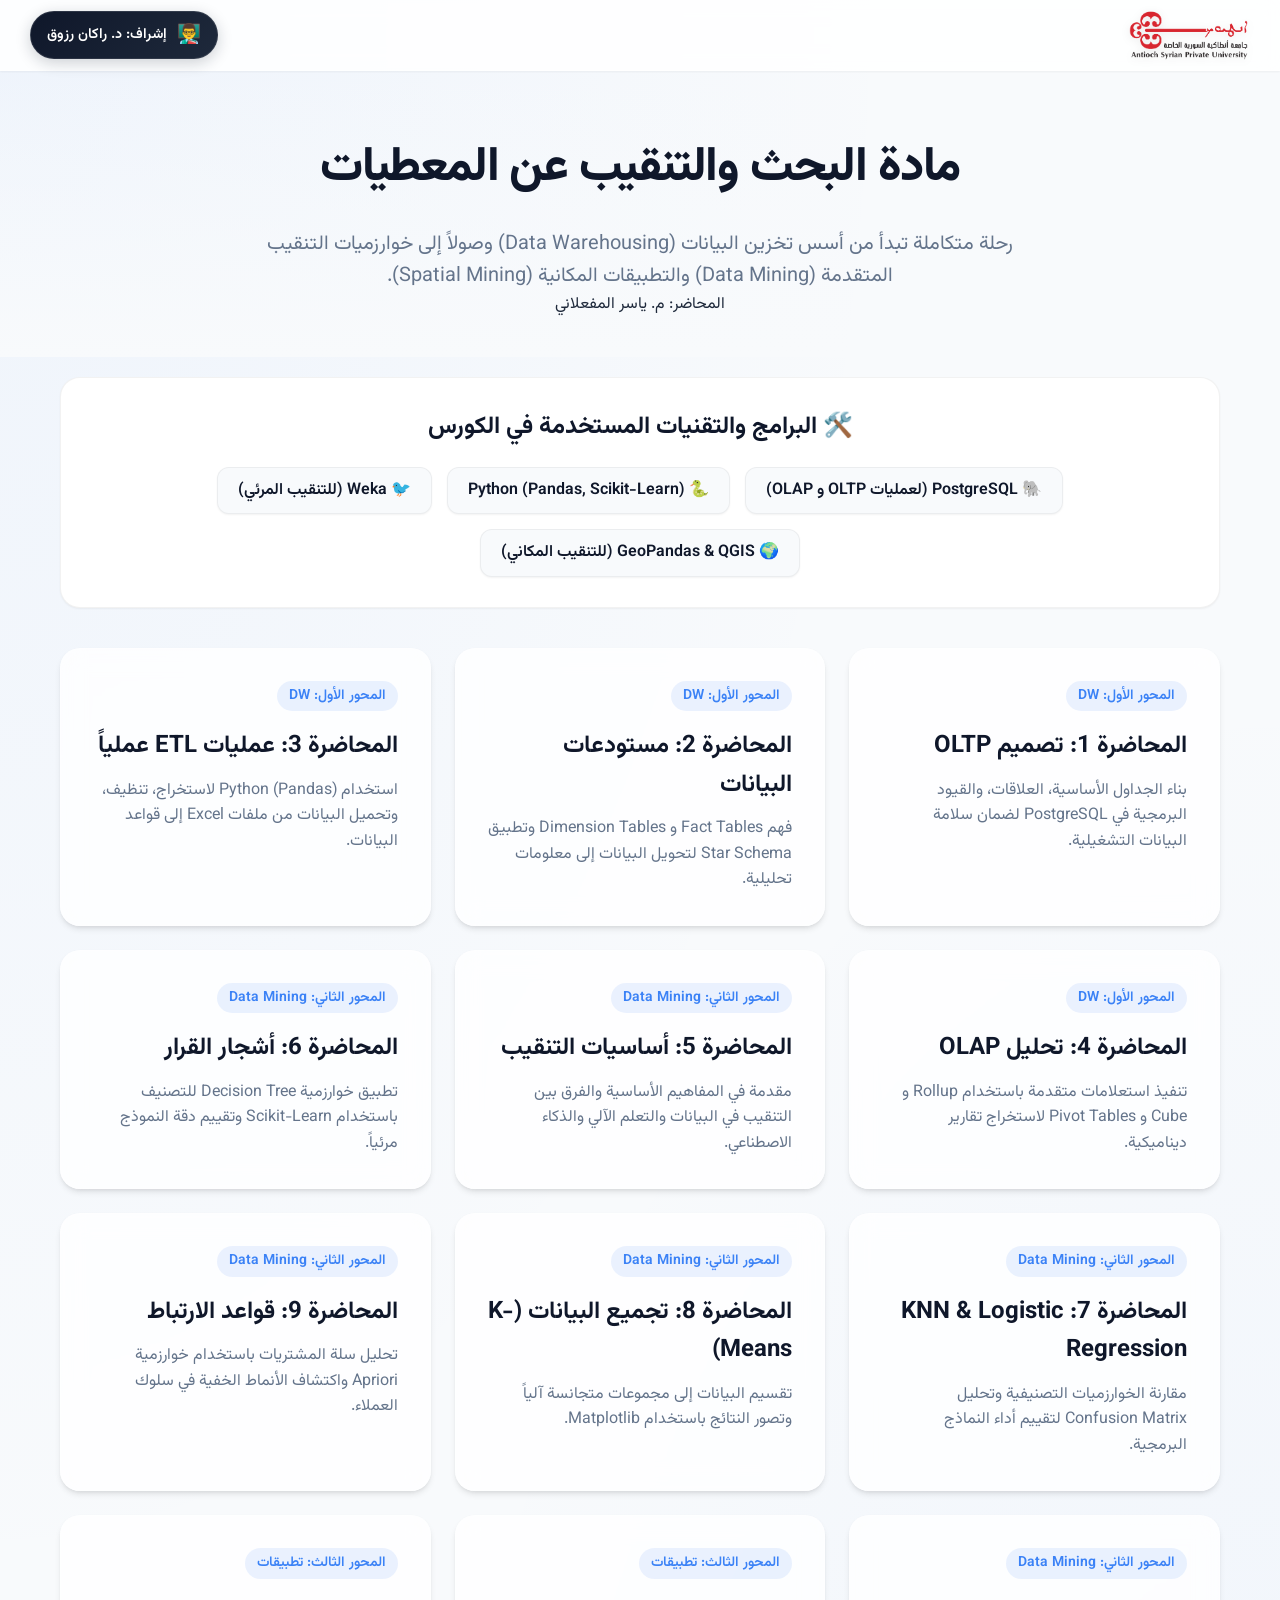
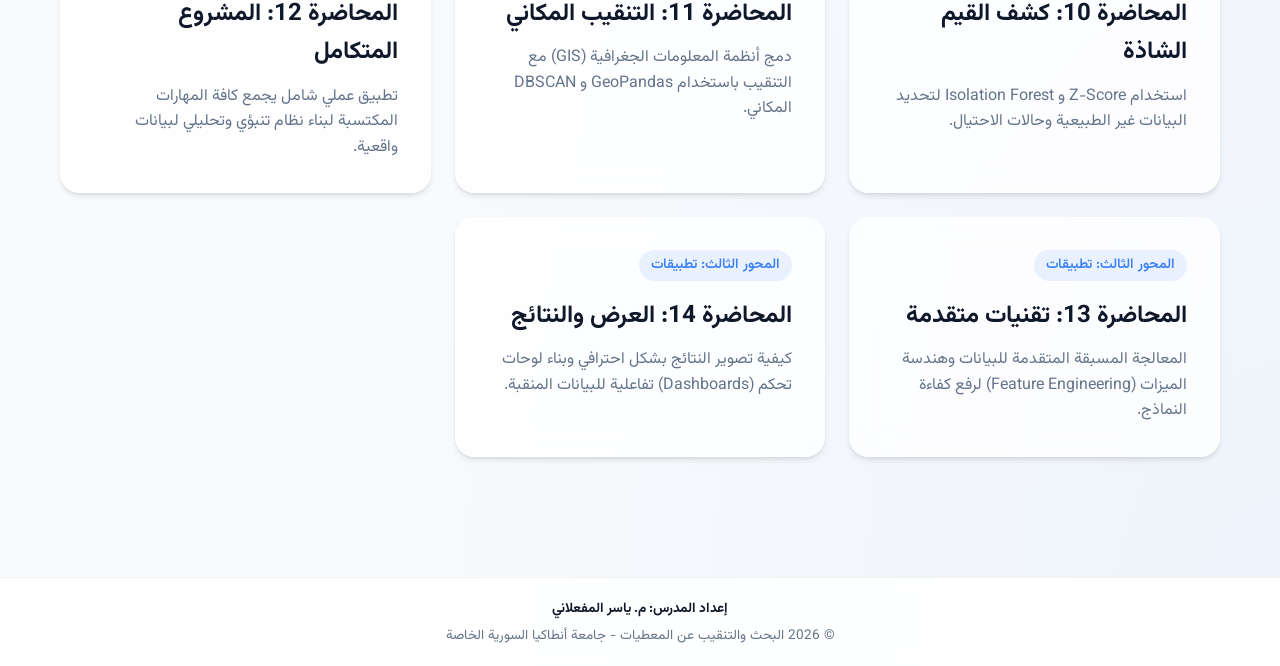
<file: index.html>
<!doctype html>
<html lang="ar" dir="rtl">

<head>
  <meta charset="UTF-8" />
  <meta name="viewport" content="width=device-width, initial-scale=1.0" />
  <title>البحث والتنقيب عن المعطيات | كورس عملي مكثف</title>
  <link rel="stylesheet" href="assets/styles.css" />
</head>

<body>
  <div class="branding-header">
    <img src="assets/logo.png" alt="شعار الجامعة" class="university-logo">
    <div class="instructor-badge">إشراف: د. راكان رزوق</div>
  </div>

  <header class="hero">
    <div class="container">
      <h1>مادة البحث والتنقيب عن المعطيات</h1>
      <p>
        رحلة متكاملة تبدأ من أسس تخزين البيانات (Data Warehousing) وصولاً إلى خوارزميات التنقيب المتقدمة (Data Mining)
        والتطبيقات المكانية (Spatial Mining).
      </p>
      <div class="instructor-name">المحاضر: م. ياسر المفعلاني</div>
    </div>
  </header>

  <main class="container">
    <section class="tools-section">
      <h2>🛠️ البرامج والتقنيات المستخدمة في الكورس</h2>
      <div class="tools-flex">
        <div class="tool-item">🐘 PostgreSQL (لعمليات OLTP و OLAP)</div>
        <div class="tool-item">🐍 Python (Pandas, Scikit-Learn)</div>
        <div class="tool-item">🐦 Weka (للتنقيب المرئي)</div>
        <div class="tool-item">🌍 GeoPandas & QGIS (للتنقيب المكاني)</div>
      </div>
    </section>

    <div class="grid">
      <!-- المحور الأول -->
      <a class="card" href="lectures/lecture01.html">
        <span class="badge">المحور الأول: DW</span>
        <h3>المحاضرة 1: تصميم OLTP</h3>
        <p>بناء الجداول الأساسية، العلاقات، والقيود البرمجية في PostgreSQL لضمان سلامة البيانات التشغيلية.</p>
      </a>

      <a class="card" href="lectures/lecture02.html">
        <span class="badge">المحور الأول: DW</span>
        <h3>المحاضرة 2: مستودعات البيانات</h3>
        <p>فهم Fact Tables و Dimension Tables وتطبيق Star Schema لتحويل البيانات إلى معلومات تحليلية.</p>
      </a>

      <a class="card" href="lectures/lecture03.html">
        <span class="badge">المحور الأول: DW</span>
        <h3>المحاضرة 3: عمليات ETL عملياً</h3>
        <p>استخدام Python (Pandas) لاستخراج، تنظيف، وتحميل البيانات من ملفات Excel إلى قواعد البيانات.</p>
      </a>

      <a class="card" href="lectures/lecture04.html">
        <span class="badge">المحور الأول: DW</span>
        <h3>المحاضرة 4: تحليل OLAP</h3>
        <p>تنفيذ استعلامات متقدمة باستخدام Rollup و Cube و Pivot Tables لاستخراج تقارير ديناميكية.</p>
      </a>

      <!-- المحور الثاني -->
      <a class="card" href="lectures/lecture05.html">
        <span class="badge">المحور الثاني: Data Mining</span>
        <h3>المحاضرة 5: أساسيات التنقيب</h3>
        <p>مقدمة في المفاهيم الأساسية والفرق بين التنقيب في البيانات والتعلم الآلي والذكاء الاصطناعي.</p>
      </a>

      <a class="card" href="lectures/lecture06.html">
        <span class="badge">المحور الثاني: Data Mining</span>
        <h3>المحاضرة 6: أشجار القرار</h3>
        <p>تطبيق خوارزمية Decision Tree للتصنيف باستخدام Scikit-Learn وتقييم دقة النموذج مرئياً.</p>
      </a>

      <a class="card" href="lectures/lecture07.html">
        <span class="badge">المحور الثاني: Data Mining</span>
        <h3>المحاضرة 7: KNN & Logistic Regression</h3>
        <p>مقارنة الخوارزميات التصنيفية وتحليل Confusion Matrix لتقييم أداء النماذج البرمجية.</p>
      </a>

      <a class="card" href="lectures/lecture08.html">
        <span class="badge">المحور الثاني: Data Mining</span>
        <h3>المحاضرة 8: تجميع البيانات (K-Means)</h3>
        <p>تقسيم البيانات إلى مجموعات متجانسة آلياً وتصور النتائج باستخدام Matplotlib.</p>
      </a>

      <a class="card" href="lectures/lecture09.html">
        <span class="badge">المحور الثاني: Data Mining</span>
        <h3>المحاضرة 9: قواعد الارتباط</h3>
        <p>تحليل سلة المشتريات باستخدام خوارزمية Apriori واكتشاف الأنماط الخفية في سلوك العملاء.</p>
      </a>

      <a class="card" href="lectures/lecture10.html">
        <span class="badge">المحور الثاني: Data Mining</span>
        <h3>المحاضرة 10: كشف القيم الشاذة</h3>
        <p>استخدام Z-Score و Isolation Forest لتحديد البيانات غير الطبيعية وحالات الاحتيال.</p>
      </a>

      <!-- المحور الثالث -->
      <a class="card" href="lectures/lecture11.html">
        <span class="badge">المحور الثالث: تطبيقات</span>
        <h3>المحاضرة 11: التنقيب المكاني</h3>
        <p>دمج أنظمة المعلومات الجغرافية (GIS) مع التنقيب باستخدام GeoPandas و DBSCAN المكاني.</p>
      </a>

      <a class="card" href="lectures/lecture12.html">
        <span class="badge">المحور الثالث: تطبيقات</span>
        <h3>المحاضرة 12: المشروع المتكامل</h3>
        <p>تطبيق عملي شامل يجمع كافة المهارات المكتسبة لبناء نظام تنبؤي وتحليلي لبيانات واقعية.</p>
      </a>

      <a class="card" href="lectures/lecture13.html">
        <span class="badge">المحور الثالث: تطبيقات</span>
        <h3>المحاضرة 13: تقنيات متقدمة</h3>
        <p>المعالجة المسبقة المتقدمة للبيانات وهندسة الميزات (Feature Engineering) لرفع كفاءة النماذج.</p>
      </a>

      <a class="card" href="lectures/lecture14.html">
        <span class="badge">المحور الثالث: تطبيقات</span>
        <h3>المحاضرة 14: العرض والنتائج</h3>
        <p>كيفية تصوير النتائج بشكل احترافي وبناء لوحات تحكم (Dashboards) تفاعلية للبيانات المنقبة.</p>
      </a>
    </div>
  </main>

  <footer class="footer">
    <div class="instructor">إعداد المدرس: م. ياسر المفعلاني</div>
    <p>&copy; 2026 البحث والتنقيب عن المعطيات - جامعة أنطاكيا السورية الخاصة</p>
  </footer>
</body>

</html>
</file>
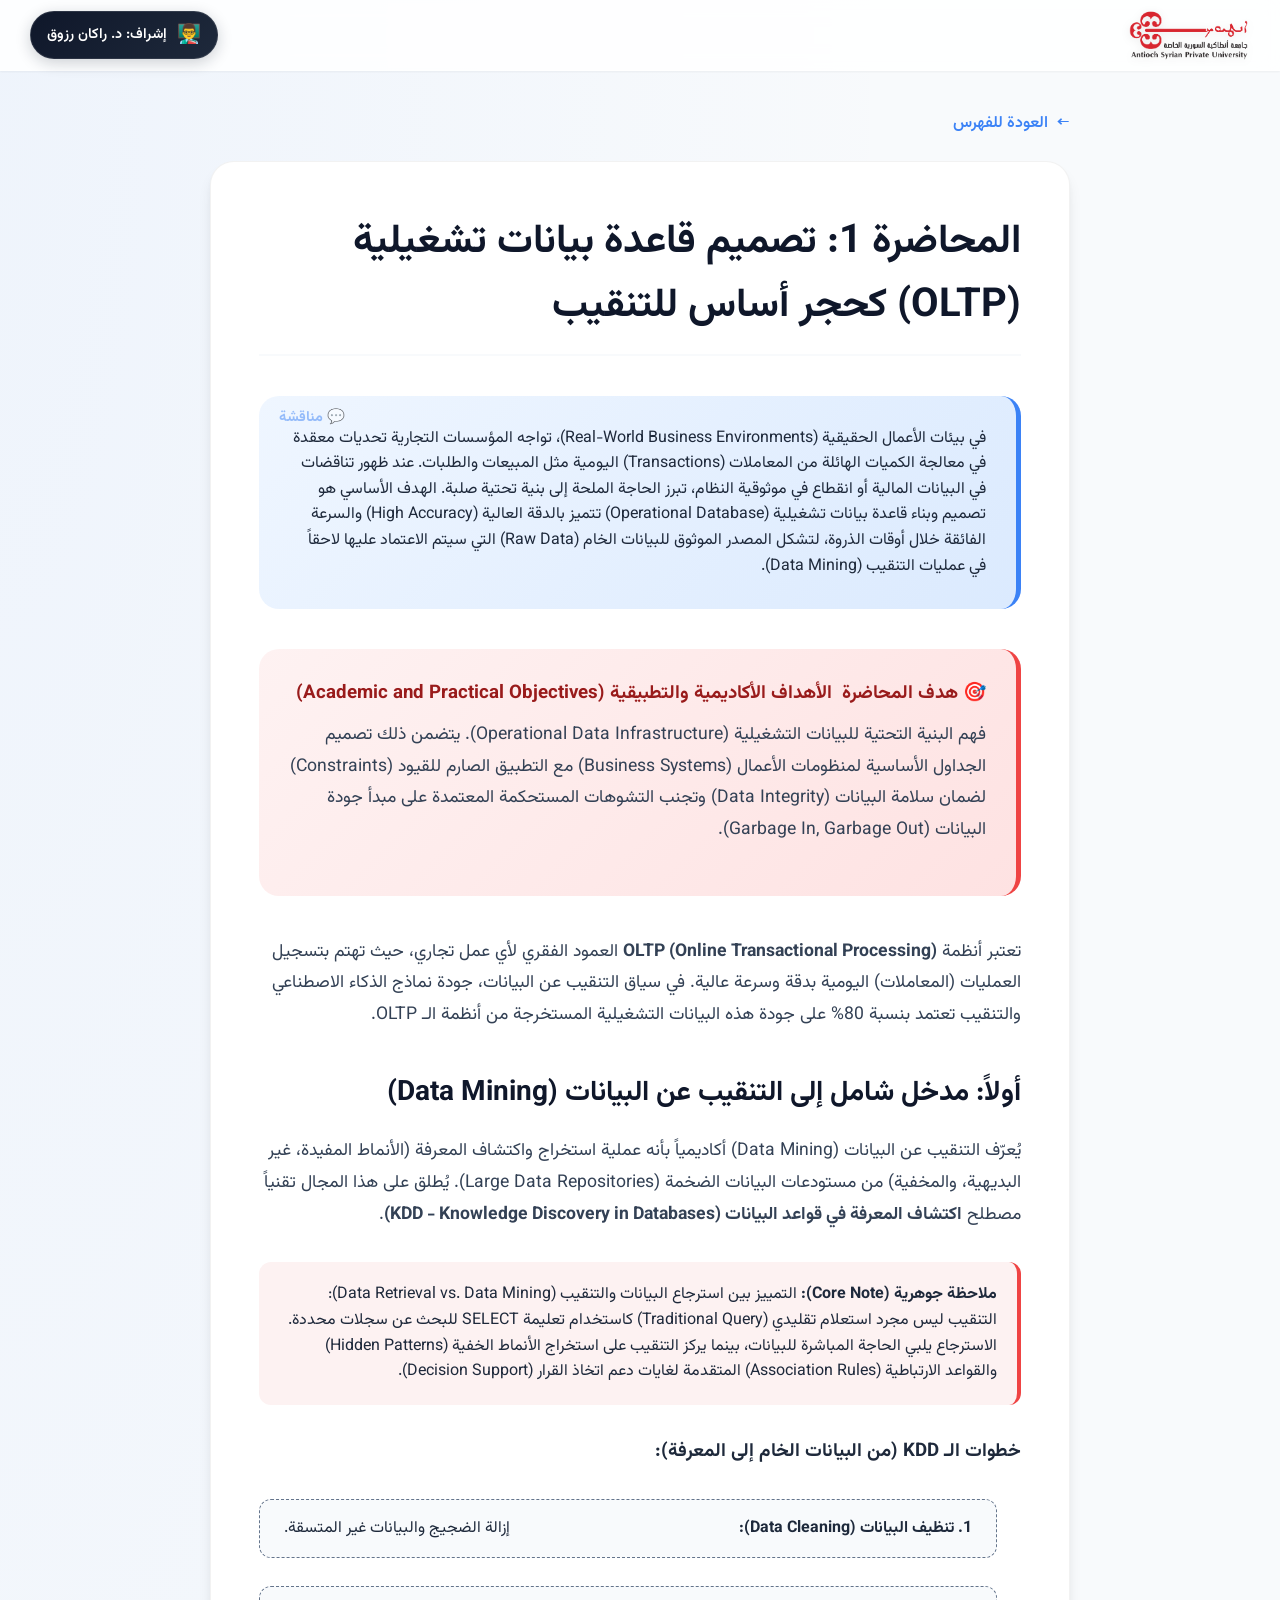
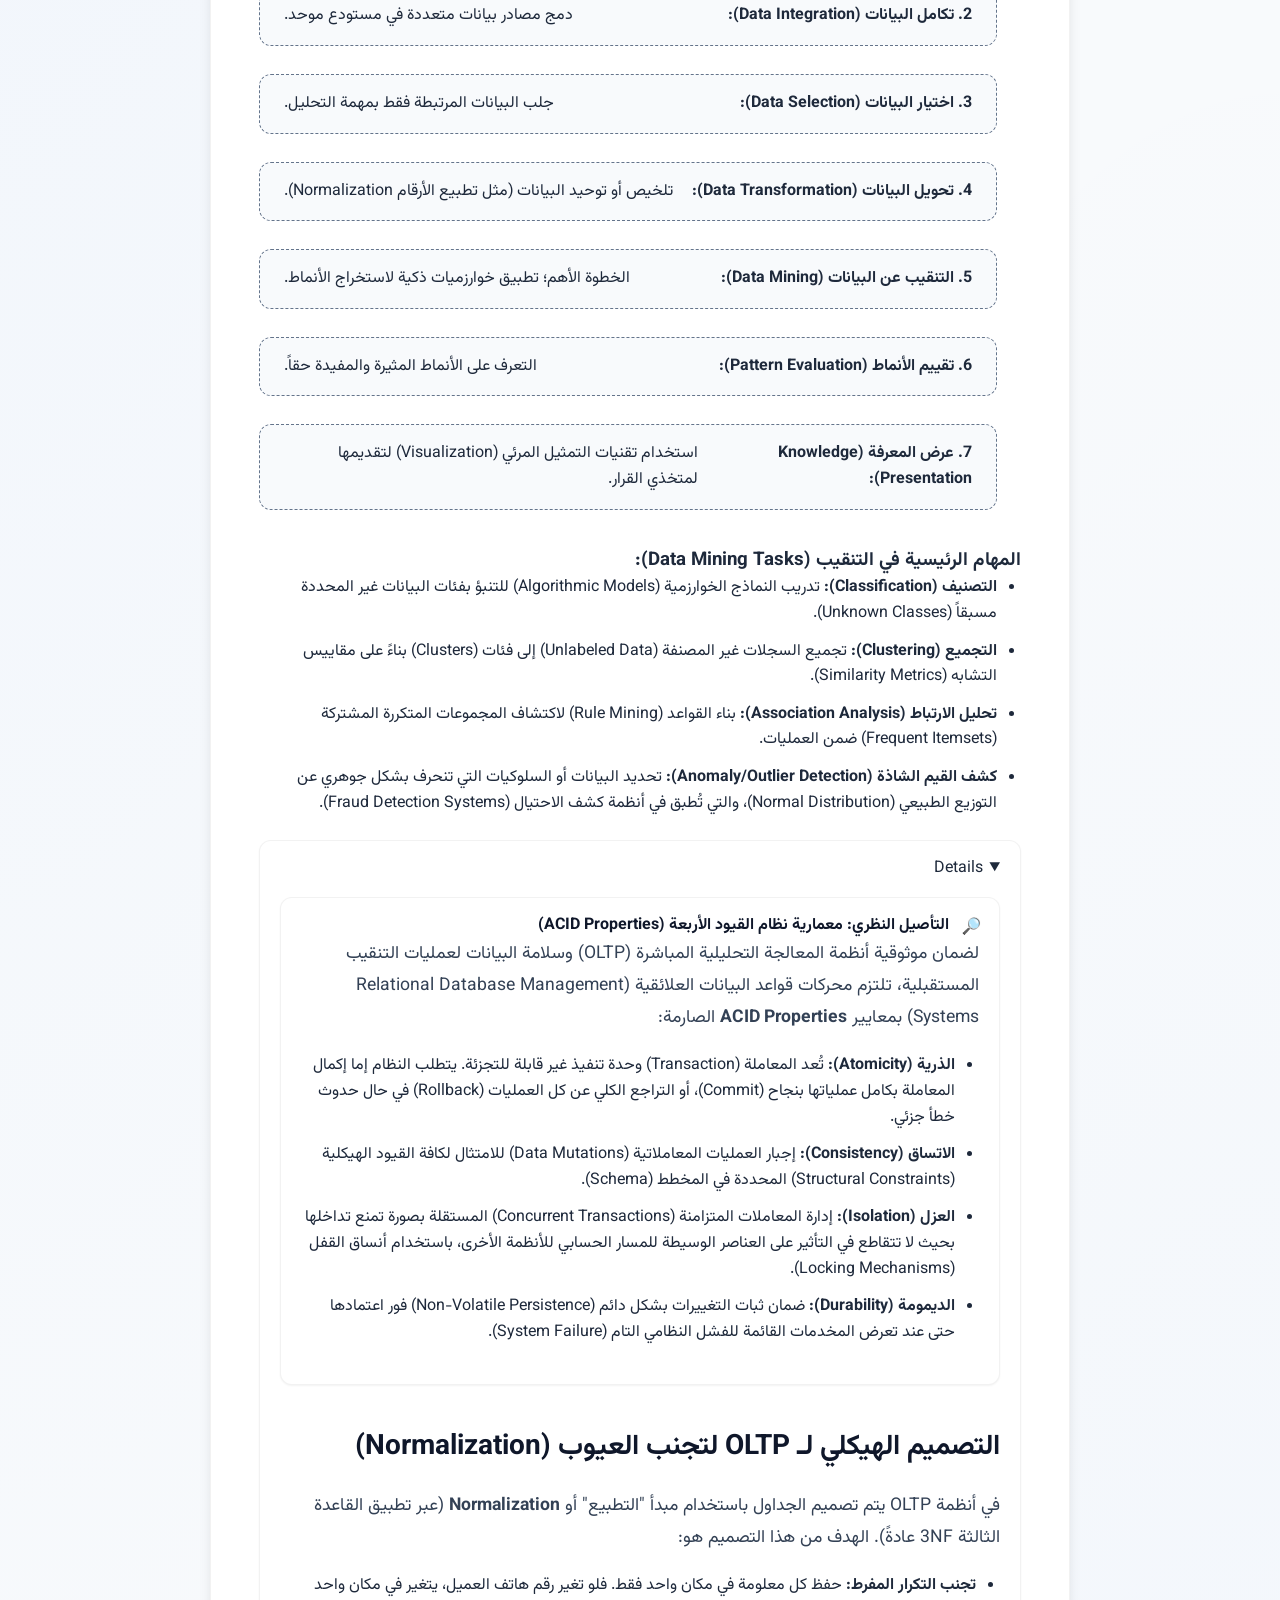
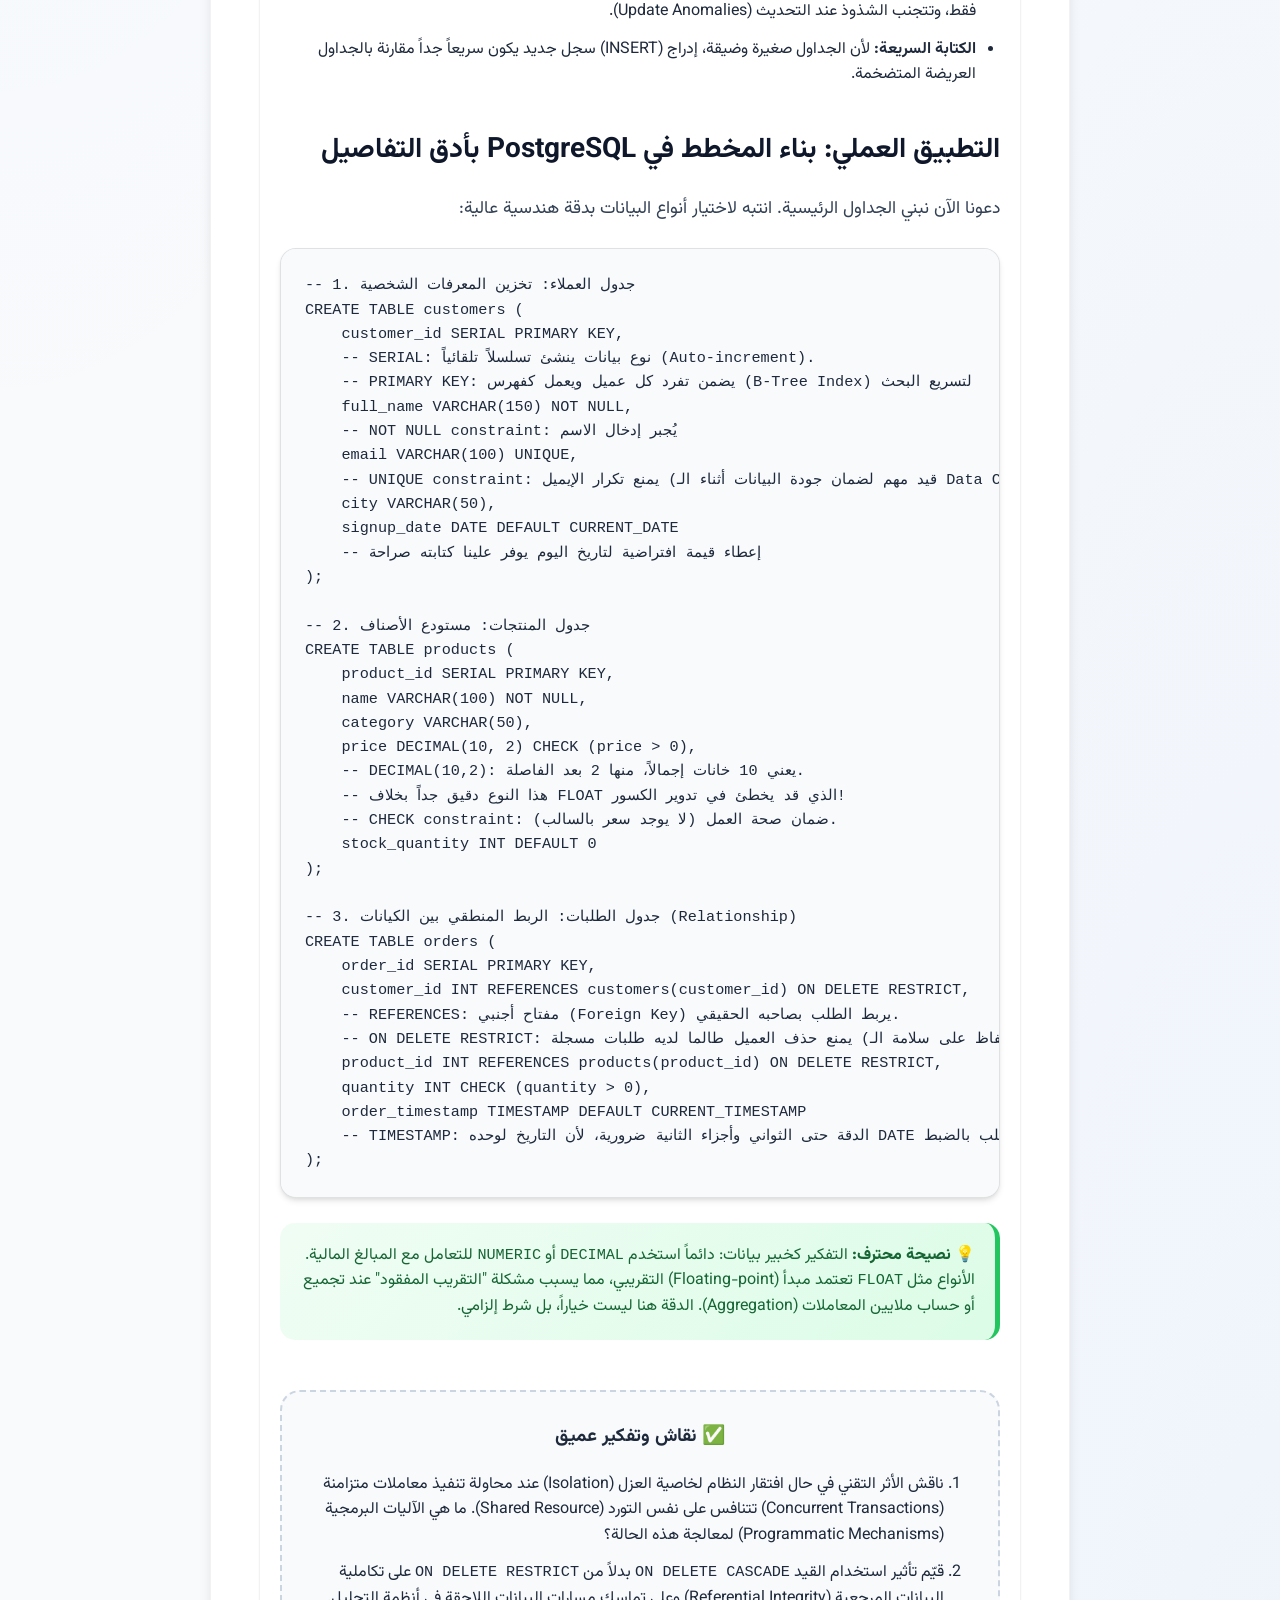
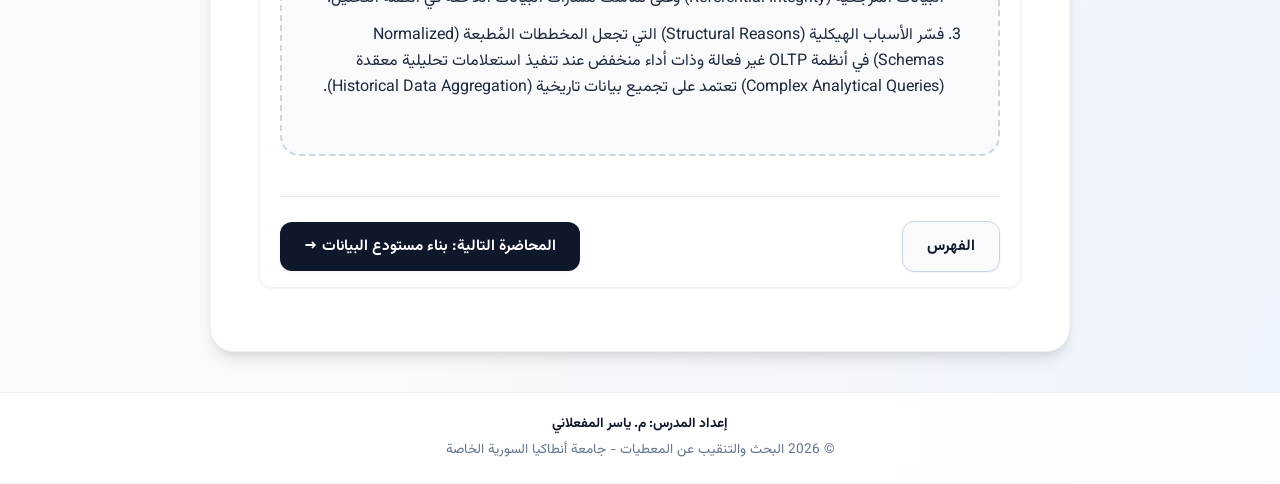
<file: lectures/lecture01.html>
<!doctype html>
<html lang="ar" dir="rtl">

<head>
  <meta charset="UTF-8" />
  <meta name="viewport" content="width=device-width, initial-scale=1.0" />
  <title>المحاضرة 1 - تصميم قواعد البيانات التشغيلية (OLTP)</title>
  <link rel="stylesheet" href="../assets/styles.css" />
</head>

<body>
  <div class="branding-header">
    <img src="../assets/logo.png" alt="شعار الجامعة" class="university-logo">
    <div class="instructor-badge">إشراف: د. راكان رزوق</div>
  </div>

  <main class="lecture-wrap">
    <a class="back-link" href="../index.html"><span>&larr;</span> العودة للفهرس</a>
    <article class="lecture">
      <h1>المحاضرة 1: تصميم قاعدة بيانات تشغيلية (OLTP) كحجر أساس للتنقيب</h1>

      <div class="story-box">
        في بيئات الأعمال الحقيقية (Real-World Business Environments)، تواجه المؤسسات التجارية تحديات معقدة في معالجة
        الكميات الهائلة من المعاملات (Transactions) اليومية مثل المبيعات والطلبات. عند ظهور تناقضات في البيانات المالية
        أو انقطاع في موثوقية النظام، تبرز الحاجة الملحة إلى بنية تحتية صلبة. الهدف الأساسي هو تصميم وبناء قاعدة بيانات
        تشغيلية (Operational Database) تتميز بالدقة العالية (High Accuracy) والسرعة الفائقة خلال أوقات الذروة، لتشكل
        المصدر الموثوق للبيانات الخام (Raw Data) التي سيتم الاعتماد عليها لاحقاً في عمليات التنقيب (Data Mining).
      </div>

      <div class="challenge-box">
        <h3>الأهداف الأكاديمية والتطبيقية (Academic and Practical Objectives)</h3>
        <p>فهم البنية التحتية للبيانات التشغيلية (Operational Data Infrastructure). يتضمن ذلك تصميم الجداول الأساسية
          لمنظومات الأعمال (Business Systems) مع التطبيق الصارم للقيود (Constraints) لضمان سلامة البيانات (Data
          Integrity) وتجنب التشوهات المستحكمة المعتمدة على مبدأ جودة البيانات (Garbage In, Garbage Out).</p>
      </div>

      <p>تعتبر أنظمة <strong>OLTP (Online Transactional Processing)</strong> العمود الفقري لأي عمل تجاري، حيث تهتم
        بتسجيل العمليات (المعاملات) اليومية بدقة وسرعة عالية. في سياق التنقيب عن البيانات، جودة نماذج الذكاء الاصطناعي
        والتنقيب تعتمد بنسبة 80% على جودة هذه البيانات التشغيلية المستخرجة من أنظمة الـ OLTP.</p>

      <section class="theory-enrichment">
        <h2>أولاً: مدخل شامل إلى التنقيب عن البيانات (Data Mining)</h2>
        <p>
          يُعرّف التنقيب عن البيانات (Data Mining) أكاديمياً بأنه عملية استخراج واكتشاف المعرفة (الأنماط المفيدة، غير
          البديهية، والمخفية) من مستودعات البيانات الضخمة (Large Data Repositories). يُطلق على هذا المجال تقنياً مصطلح
          <strong>اكتشاف المعرفة في قواعد البيانات (KDD - Knowledge Discovery in Databases)</strong>.
        </p>

        <div class="note">
          <strong>ملاحظة جوهرية (Core Note):</strong> التمييز بين استرجاع البيانات والتنقيب (Data Retrieval vs. Data
          Mining): التنقيب ليس مجرد استعلام تقليدي (Traditional Query) كاستخدام تعليمة SELECT للبحث عن سجلات محددة.
          الاسترجاع يلبي الحاجة المباشرة للبيانات، بينما يركز التنقيب على استخراج الأنماط الخفية (Hidden Patterns)
          والقواعد الارتباطية (Association Rules) المتقدمة لغايات دعم اتخاذ القرار (Decision Support).
        </div>

        <h3>خطوات الـ KDD (من البيانات الخام إلى المعرفة):</h3>
        <ul class="timeline">
          <li><strong>1. تنظيف البيانات (Data Cleaning):</strong> إزالة الضجيج والبيانات غير المتسقة.</li>
          <li><strong>2. تكامل البيانات (Data Integration):</strong> دمج مصادر بيانات متعددة في مستودع موحد.</li>
          <li><strong>3. اختيار البيانات (Data Selection):</strong> جلب البيانات المرتبطة فقط بمهمة التحليل.</li>
          <li><strong>4. تحويل البيانات (Data Transformation):</strong> تلخيص أو توحيد البيانات (مثل تطبيع الأرقام
            Normalization).</li>
          <li><strong>5. التنقيب عن البيانات (Data Mining):</strong> الخطوة الأهم؛ تطبيق خوارزميات ذكية لاستخراج
            الأنماط.</li>
          <li><strong>6. تقييم الأنماط (Pattern Evaluation):</strong> التعرف على الأنماط المثيرة والمفيدة حقاً.</li>
          <li><strong>7. عرض المعرفة (Knowledge Presentation):</strong> استخدام تقنيات التمثيل المرئي (Visualization)
            لتقديمها لمتخذي القرار.</li>
        </ul>

        <h3>المهام الرئيسية في التنقيب (Data Mining Tasks):</h3>
        <ul>
          <li><strong>التصنيف (Classification):</strong> تدريب النماذج الخوارزمية (Algorithmic Models) للتنبؤ بفئات
            البيانات غير المحددة مسبقاً (Unknown Classes).</li>
          <li><strong>التجميع (Clustering):</strong> تجميع السجلات غير المصنفة (Unlabeled Data) إلى فئات (Clusters)
            بناءً على مقاييس التشابه (Similarity Metrics).</li>
          <li><strong>تحليل الارتباط (Association Analysis):</strong> بناء القواعد (Rule Mining) لاكتشاف المجموعات
            المتكررة المشتركة (Frequent Itemsets) ضمن العمليات.</li>
          <li><strong>كشف القيم الشاذة (Anomaly/Outlier Detection):</strong> تحديد البيانات أو السلوكيات التي تنحرف بشكل
            جوهري عن التوزيع الطبيعي (Normal Distribution)، والتي تُطبق في أنظمة كشف الاحتيال (Fraud Detection Systems).
          </li>
        </ul>
      </section>

      <details open>
        <details open>
          <summary>التأصيل النظري: معمارية نظام القيود الأربعة (ACID Properties)</summary>
          <div class="theory-detail">
            <p>لضمان موثوقية أنظمة المعالجة التحليلية المباشرة (OLTP) وسلامة البيانات لعمليات التنقيب المستقبلية، تلتزم
              محركات قواعد البيانات العلائقية (Relational Database Management Systems) بمعايير <strong>ACID
                Properties</strong> الصارمة:</p>
            <ul>
              <li><strong>الذرية (Atomicity):</strong> تُعد المعاملة (Transaction) وحدة تنفيذ غير قابلة للتجزئة. يتطلب
                النظام إما إكمال المعاملة بكامل عملياتها بنجاح (Commit)، أو التراجع الكلي عن كل العمليات (Rollback) في
                حال حدوث خطأ جزئي.</li>
              <li><strong>الاتساق (Consistency):</strong> إجبار العمليات المعاملاتية (Data Mutations) للامتثال لكافة
                القيود الهيكلية (Structural Constraints) المحددة في المخطط (Schema).</li>
              <li><strong>العزل (Isolation):</strong> إدارة المعاملات المتزامنة (Concurrent Transactions) المستقلة بصورة
                تمنع تداخلها بحيث لا تتقاطع في التأثير على العناصر الوسيطة للمسار الحسابي للأنظمة الأخرى، باستخدام أنساق
                القفل (Locking Mechanisms).</li>
              <li><strong>الديمومة (Durability):</strong> ضمان ثبات التغييرات بشكل دائم (Non-Volatile Persistence) فور
                اعتمادها حتى عند تعرض المخدمات القائمة للفشل النظامي التام (System Failure).</li>
            </ul>
          </div>
        </details>

        <section>
          <h2>التصميم الهيكلي لـ OLTP لتجنب العيوب (Normalization)</h2>
          <p>
            في أنظمة OLTP يتم تصميم الجداول باستخدام مبدأ "التطبيع" أو <strong>Normalization</strong> (عبر تطبيق القاعدة
            الثالثة 3NF عادةً). الهدف من هذا التصميم هو:
          </p>
          <ul>
            <li><strong>تجنب التكرار المفرط:</strong> حفظ كل معلومة في مكان واحد فقط. فلو تغير رقم هاتف العميل، يتغير في
              مكان واحد فقط، وتتجنب الشذوذ عند التحديث (Update Anomalies).</li>
            <li><strong>الكتابة السريعة:</strong> لأن الجداول صغيرة وضيقة، إدراج (INSERT) سجل جديد يكون سريعاً جداً
              مقارنة
              بالجداول العريضة المتضخمة.</li>
          </ul>
        </section>

        <section>
          <h2>التطبيق العملي: بناء المخطط في PostgreSQL بأدق التفاصيل</h2>
          <p>دعونا الآن نبني الجداول الرئيسية. انتبه لاختيار أنواع البيانات بدقة هندسية عالية:</p>
          <pre><code>-- 1. جدول العملاء: تخزين المعرفات الشخصية
CREATE TABLE customers (
    customer_id SERIAL PRIMARY KEY, 
    -- SERIAL: نوع بيانات ينشئ تسلسلاً تلقائياً (Auto-increment).
    -- PRIMARY KEY: يضمن تفرد كل عميل ويعمل كفهرس (B-Tree Index) لتسريع البحث
    full_name VARCHAR(150) NOT NULL, 
    -- NOT NULL constraint: يُجبر إدخال الاسم
    email VARCHAR(100) UNIQUE,      
    -- UNIQUE constraint: يمنع تكرار الإيميل (قيد مهم لضمان جودة البيانات أثناء الـ Data Cleaning)
    city VARCHAR(50),
    signup_date DATE DEFAULT CURRENT_DATE 
    -- إعطاء قيمة افتراضية لتاريخ اليوم يوفر علينا كتابته صراحة
);

-- 2. جدول المنتجات: مستودع الأصناف
CREATE TABLE products (
    product_id SERIAL PRIMARY KEY,
    name VARCHAR(100) NOT NULL,
    category VARCHAR(50),
    price DECIMAL(10, 2) CHECK (price > 0), 
    -- DECIMAL(10,2): يعني 10 خانات إجمالاً، منها 2 بعد الفاصلة. 
    -- هذا النوع دقيق جداً بخلاف FLOAT الذي قد يخطئ في تدوير الكسور!
    -- CHECK constraint: ضمان صحة العمل (لا يوجد سعر بالسالب).
    stock_quantity INT DEFAULT 0
);

-- 3. جدول الطلبات: الربط المنطقي بين الكيانات (Relationship)
CREATE TABLE orders (
    order_id SERIAL PRIMARY KEY,
    customer_id INT REFERENCES customers(customer_id) ON DELETE RESTRICT, 
    -- REFERENCES: مفتاح أجنبي (Foreign Key) يربط الطلب بصاحبه الحقيقي.
    -- ON DELETE RESTRICT: يمنع حذف العميل طالما لديه طلبات مسجلة (للحفاظ على سلامة الـ History).
    product_id INT REFERENCES products(product_id) ON DELETE RESTRICT,
    quantity INT CHECK (quantity > 0),
    order_timestamp TIMESTAMP DEFAULT CURRENT_TIMESTAMP 
    -- TIMESTAMP: الدقة حتى الثواني وأجزاء الثانية ضرورية، لأن التاريخ لوحده DATE لا يكفي لمعرفة متى تم الطلب بالضبط.
);</code></pre>
        </section>

        <div class="pro-tip">
          التفكير كخبير بيانات: دائماً استخدم <code>DECIMAL</code> أو <code>NUMERIC</code> للتعامل مع المبالغ المالية.
          الأنواع مثل <code>FLOAT</code> تعتمد مبدأ (Floating-point) التقريبي، مما يسبب مشكلة "التقريب المفقود" عند
          تجميع
          أو حساب ملايين المعاملات (Aggregation). الدقة هنا ليست خياراً، بل شرط إلزامي.
        </div>

        <div class="quiz-section">
          <h3>✅ نقاش وتفكير عميق</h3>
          <ol>
            <li>ناقش الأثر التقني في حال افتقار النظام لخاصية العزل (Isolation) عند محاولة تنفيذ معاملات متزامنة
              (Concurrent Transactions) تتنافس على نفس التورد (Shared Resource). ما هي الآليات البرمجية (Programmatic
              Mechanisms) لمعالجة هذه الحالة؟</li>
            <li>قيّم تأثير استخدام القيد <code>ON DELETE CASCADE</code> بدلاً من <code>ON DELETE RESTRICT</code> على
              تكاملية البيانات المرجعية (Referential Integrity) وعلى تماسك مسارات البيانات اللاحقة في أنظمة التحليل.
            </li>
            <li>فسّر الأسباب الهيكلية (Structural Reasons) التي تجعل المخططات المُطبعة (Normalized Schemas) في أنظمة
              OLTP غير فعالة وذات أداء منخفض عند تنفيذ استعلامات تحليلية معقدة (Complex Analytical Queries) تعتمد على
              تجميع بيانات تاريخية (Historical Data Aggregation).</li>
          </ol>
        </div>

        <nav class="lecture-nav">
          <a href="../index.html" class="nav-btn" style="background: var(--bg-main); color: var(--primary);">الفهرس</a>
          <a href="lecture02.html" class="nav-btn next">المحاضرة التالية: بناء مستودع البيانات &rarr;</a>
        </nav>
    </article>
  </main>

  <footer class="footer">
    <div class="instructor">إعداد المدرس: م. ياسر المفعلاني</div>
    <p>&copy; 2026 البحث والتنقيب عن المعطيات - جامعة أنطاكيا السورية الخاصة</p>
  </footer>
</body>

</html>
</file>
<file: assets/styles.css>
@import url('https://fonts.googleapis.com/css2?family=Vazirmatn:wght@400;700&family=IBM+Plex+Sans+Arabic:wght@400;600;700&display=swap');

:root {
  --primary: #0f172a;
  --accent: #3b82f6;
  --accent-glow: rgba(59, 130, 246, 0.5);
  --bg-main: #f8fafc;
  --card-bg: rgba(255, 255, 255, 0.8);
  --glass-border: rgba(255, 255, 255, 0.3);
  --text-main: #1e293b;
  --text-muted: #64748b;
  --code-bg: #f8fafc;
  --code-text: #0f172a;
  --shadow-sm: 0 1px 2px 0 rgba(0, 0, 0, 0.05);
  --shadow-md: 0 4px 6px -1px rgba(0, 0, 0, 0.1), 0 2px 4px -1px rgba(0, 0, 0, 0.06);
  --shadow-lg: 0 10px 15px -3px rgba(0, 0, 0, 0.1), 0 4px 6px -2px rgba(0, 0, 0, 0.05);
  --transition: all 0.3s cubic-bezier(0.4, 0, 0.2, 1);
}

* {
  box-sizing: border-box;
  margin: 0;
  padding: 0;
}

body {
  direction: rtl;
  font-family: 'Vazirmatn', 'IBM Plex Sans Arabic', sans-serif;
  background-color: var(--bg-main);
  color: var(--text-main);
  line-height: 1.6;
  overflow-x: hidden;
  background-image:
    radial-gradient(at 0% 0%, rgba(59, 130, 246, 0.05) 0px, transparent 50%),
    radial-gradient(at 100% 100%, rgba(59, 130, 246, 0.05) 0px, transparent 50%);
}

/* Branding & Identity */
.branding-header {
  display: flex;
  justify-content: space-between;
  align-items: center;
  padding: 10px 30px;
  background: rgba(255, 255, 255, 0.85);
  backdrop-filter: blur(10px);
  -webkit-backdrop-filter: blur(10px);
  border-bottom: 1px solid rgba(255, 255, 255, 0.5);
  position: sticky;
  top: 0;
  z-index: 1000;
  box-shadow: var(--shadow-sm);
}

.university-logo {
  height: 50px;
  width: auto;
  filter: drop-shadow(0 2px 4px rgba(0, 0, 0, 0.1));
  transition: transform 0.3s ease;
}

.university-logo:hover {
  transform: scale(1.05);
}

.instructor-badge {
  background: linear-gradient(135deg, var(--primary) 0%, #1e293b 100%);
  color: white;
  padding: 8px 16px;
  border-radius: 99px;
  font-weight: 600;
  font-size: 0.9rem;
  box-shadow: 0 4px 15px rgba(15, 23, 42, 0.2);
  border: 1px solid rgba(255, 255, 255, 0.1);
  display: flex;
  align-items: center;
  gap: 10px;
}

.instructor-badge::before {
  content: '👨‍🏫';
  font-size: 1.2rem;
}

/* Story Mode & Gamification */
.story-box {
  background: linear-gradient(135deg, #eff6ff 0%, #dbeafe 100%);
  border-right: 5px solid var(--accent);
  padding: 30px;
  border-radius: 20px;
  margin: 40px 0;
  position: relative;
  overflow: hidden;
}

.story-box::after {
  content: '💬 مناقشة';
  position: absolute;
  top: 10px;
  left: 20px;
  font-weight: 700;
  color: var(--accent);
  opacity: 0.5;
  font-size: 0.9rem;
}

.challenge-box {
  background: linear-gradient(135deg, #fef2f2 0%, #fee2e2 100%);
  border-right: 5px solid #ef4444;
  padding: 30px;
  border-radius: 20px;
  margin: 40px 0;
}

.challenge-box h3 {
  color: #991b1b;
  margin-bottom: 10px;
  display: flex;
  align-items: center;
  gap: 10px;
}

.challenge-box h3::before {
  content: '🎯 هدف المحاضرة';
}

.hero {
  padding: 60px 20px 40px;
  text-align: center;
  background: linear-gradient(180deg, rgba(255, 255, 255, 0) 0%, var(--bg-main) 100%);
  margin-bottom: 20px;
  animation: fadeInDown 0.8s ease-out;
  position: relative;
}

/* Deeper Content Styles */
details {
  background: rgba(255, 255, 255, 0.5);
  padding: 15px 20px;
  border-radius: 12px;
  margin: 15px 0;
  border: 1px solid rgba(0, 0, 0, 0.05);
  transition: all 0.3s ease;
}

details[open] {
  background: white;
  box-shadow: var(--shadow-sm);
}

summary {
  font-weight: 700;
  cursor: pointer;
  color: var(--primary);
  outline: none;
  list-style: none;
  display: flex;
  align-items: center;
  gap: 10px;
}

summary::before {
  content: '🔍';
  transition: transform 0.3s ease;
}

details[open] summary::before {
  transform: rotate(90deg);
}

.pro-tip {
  background: linear-gradient(135deg, #f0fdf4 0%, #dcfce7 100%);
  border-right: 5px solid #22c55e;
  padding: 20px;
  border-radius: 15px;
  margin: 25px 0;
  color: #166534;
}

.pro-tip::before {
  content: '💡 نصيحة محترف: ';
  font-weight: 800;
}

.quiz-section {
  background: #f8fafc;
  border: 2px dashed #cbd5e1;
  padding: 30px;
  border-radius: 20px;
  margin-top: 50px;
}

.quiz-section h3 {
  color: var(--text-main);
  margin-bottom: 20px;
  text-align: center;
}

.hero h1 {
  font-size: 3rem;
  font-weight: 800;
  color: var(--primary);
  margin-bottom: 20px;
  letter-spacing: -0.025em;
}

.hero p {
  font-size: 1.25rem;
  color: var(--text-muted);
  max-width: 800px;
  margin: 0 auto;
}

.container {
  max-width: 1200px;
  margin: 0 auto;
  padding: 0 20px;
}

.grid {
  display: grid;
  grid-template-columns: repeat(auto-fit, minmax(320px, 1fr));
  gap: 24px;
  padding-bottom: 80px;
}

.card {
  background: var(--card-bg);
  backdrop-filter: blur(12px);
  -webkit-backdrop-filter: blur(12px);
  border: 1px solid var(--glass-border);
  border-radius: 20px;
  padding: 32px;
  text-decoration: none;
  color: inherit;
  box-shadow: var(--shadow-md);
  transition: var(--transition);
  display: flex;
  flex-direction: column;
  position: relative;
  overflow: hidden;
  animation: fadeInUp 0.6s ease-out both;
}

.card::before {
  content: '';
  position: absolute;
  top: 0;
  left: 0;
  width: 100%;
  height: 4px;
  background: var(--accent);
  opacity: 0;
  transition: var(--transition);
}

.card:hover {
  transform: translateY(-8px);
  box-shadow: var(--shadow-lg), 0 0 20px var(--accent-glow);
  border-color: rgba(59, 130, 246, 0.2);
}

.card:hover::before {
  opacity: 1;
}

.badge {
  display: inline-block;
  padding: 4px 12px;
  background: rgba(59, 130, 246, 0.1);
  color: var(--accent);
  border-radius: 99px;
  font-size: 0.875rem;
  font-weight: 600;
  margin-bottom: 16px;
  width: fit-content;
}

.card h3 {
  font-size: 1.5rem;
  font-weight: 700;
  color: var(--primary);
  margin-bottom: 12px;
}

.card p {
  color: var(--text-muted);
  font-size: 1rem;
}

/* Tools Section */
.tools-section {
  background: white;
  border-radius: 20px;
  padding: 30px;
  margin-bottom: 40px;
  box-shadow: var(--shadow-sm);
  border: 1px solid rgba(0, 0, 0, 0.05);
  text-align: center;
}

.tools-section h2 {
  color: var(--primary);
  margin-bottom: 20px;
  font-size: 1.5rem;
}

.tools-flex {
  display: flex;
  flex-wrap: wrap;
  justify-content: center;
  gap: 15px;
}

.tool-item {
  background: var(--bg-main);
  padding: 10px 20px;
  border-radius: 12px;
  font-weight: 600;
  color: var(--primary);
  display: flex;
  align-items: center;
  gap: 8px;
  border: 1px solid rgba(0, 0, 0, 0.05);
  box-shadow: var(--shadow-sm);
  transition: transform 0.3s ease;
}

.tool-item:hover {
  transform: translateY(-3px);
  border-color: var(--accent);
  color: var(--accent);
}

/* Lecture styles */
.lecture-wrap {
  max-width: 900px;
  margin: 40px auto;
  padding: 0 20px;
}

.back-link {
  display: inline-flex;
  align-items: center;
  gap: 8px;
  color: var(--accent);
  text-decoration: none;
  font-weight: 600;
  margin-bottom: 24px;
  transition: var(--transition);
}

.back-link:hover {
  transform: translateX(4px);
}

.lecture {
  background: white;
  border-radius: 24px;
  padding: 48px;
  box-shadow: var(--shadow-lg);
  border: 1px solid rgba(0, 0, 0, 0.05);
}

.lecture h1 {
  font-size: 2.5rem;
  color: var(--primary);
  margin-bottom: 24px;
  border-bottom: 2px solid var(--bg-main);
  padding-bottom: 16px;
}

.lecture h2 {
  font-size: 1.75rem;
  color: var(--primary);
  margin-top: 40px;
  margin-bottom: 20px;
}

.lecture p {
  margin-bottom: 20px;
  font-size: 1.1rem;
  color: #334155;
  line-height: 1.8;
}

.lecture ul,
.lecture ol {
  margin-bottom: 24px;
  padding-right: 24px;
}

.lecture li {
  margin-bottom: 12px;
}

.note {
  background: #fdf2f2;
  border-right: 4px solid #ef4444;
  padding: 20px;
  border-radius: 12px;
  margin: 32px 0;
}

pre {
  background: var(--code-bg);
  border-radius: 16px;
  padding: 24px;
  overflow-x: auto;
  margin: 24px 0;
  box-shadow: var(--shadow-md);
  border: 1px solid rgba(0, 0, 0, 0.1);
  direction: ltr;
  text-align: left;
}

code {
  font-family: 'JetBrains Mono', 'Fira Code', monospace;
  font-size: 0.95rem;
}

.timeline {
  display: flex;
  flex-direction: column;
  gap: 16px;
  margin: 32px 0;
}

.timeline li {
  background: var(--bg-main);
  padding: 16px 24px;
  border-radius: 12px;
  border: 1px dashed var(--text-muted);
  display: flex;
  justify-content: space-between;
  align-items: center;
}

.footer {
  text-align: center;
  padding: 20px;
  background: rgba(255, 255, 255, 0.9);
  backdrop-filter: blur(5px);
  margin-top: 40px;
  border-top: 1px solid rgba(0, 0, 0, 0.05);
  color: #64748b;
  font-size: 0.85rem;
}

.footer .instructor {
  font-weight: 700;
  color: var(--primary);
  margin-bottom: 5px;
}

@keyframes fadeInUp {
  from {
    opacity: 0;
    transform: translateY(20px);
  }

  to {
    opacity: 1;
    transform: translateY(0);
  }
}

@keyframes fadeInDown {
  from {
    opacity: 0;
    transform: translateY(-20px);
  }

  to {
    opacity: 1;
    transform: translateY(0);
  }
}

@media (max-width: 768px) {
  .hero h1 {
    font-size: 2rem;
  }

  .lecture {
    padding: 24px;
  }

  .lecture h1 {
    font-size: 1.75rem;
  }
}

/* Lecture Navigation */
.lecture-nav {
  display: flex;
  justify-content: space-between;
  align-items: center;
  margin-top: 40px;
  padding-top: 24px;
  border-top: 1.5px solid #e2e8f0;
}

.nav-btn {
  display: inline-flex;
  align-items: center;
  gap: 10px;
  padding: 12px 24px;
  border-radius: 12px;
  text-decoration: none;
  font-weight: 700;
  transition: var(--transition);
  background: white;
  border: 1px solid #cbd5e1;
  color: var(--text-main);
  box-shadow: var(--shadow-sm);
  font-size: 0.95rem;
}

.nav-btn:hover {
  background: #f1f5f9;
  transform: translateY(-2px);
  box-shadow: var(--shadow-md);
  border-color: var(--accent);
  color: var(--accent);
}

.nav-btn.next {
  background: var(--primary);
  color: white;
  border: none;
}

.nav-btn.next:hover {
  background: var(--accent);
  color: white;
}
</file>
